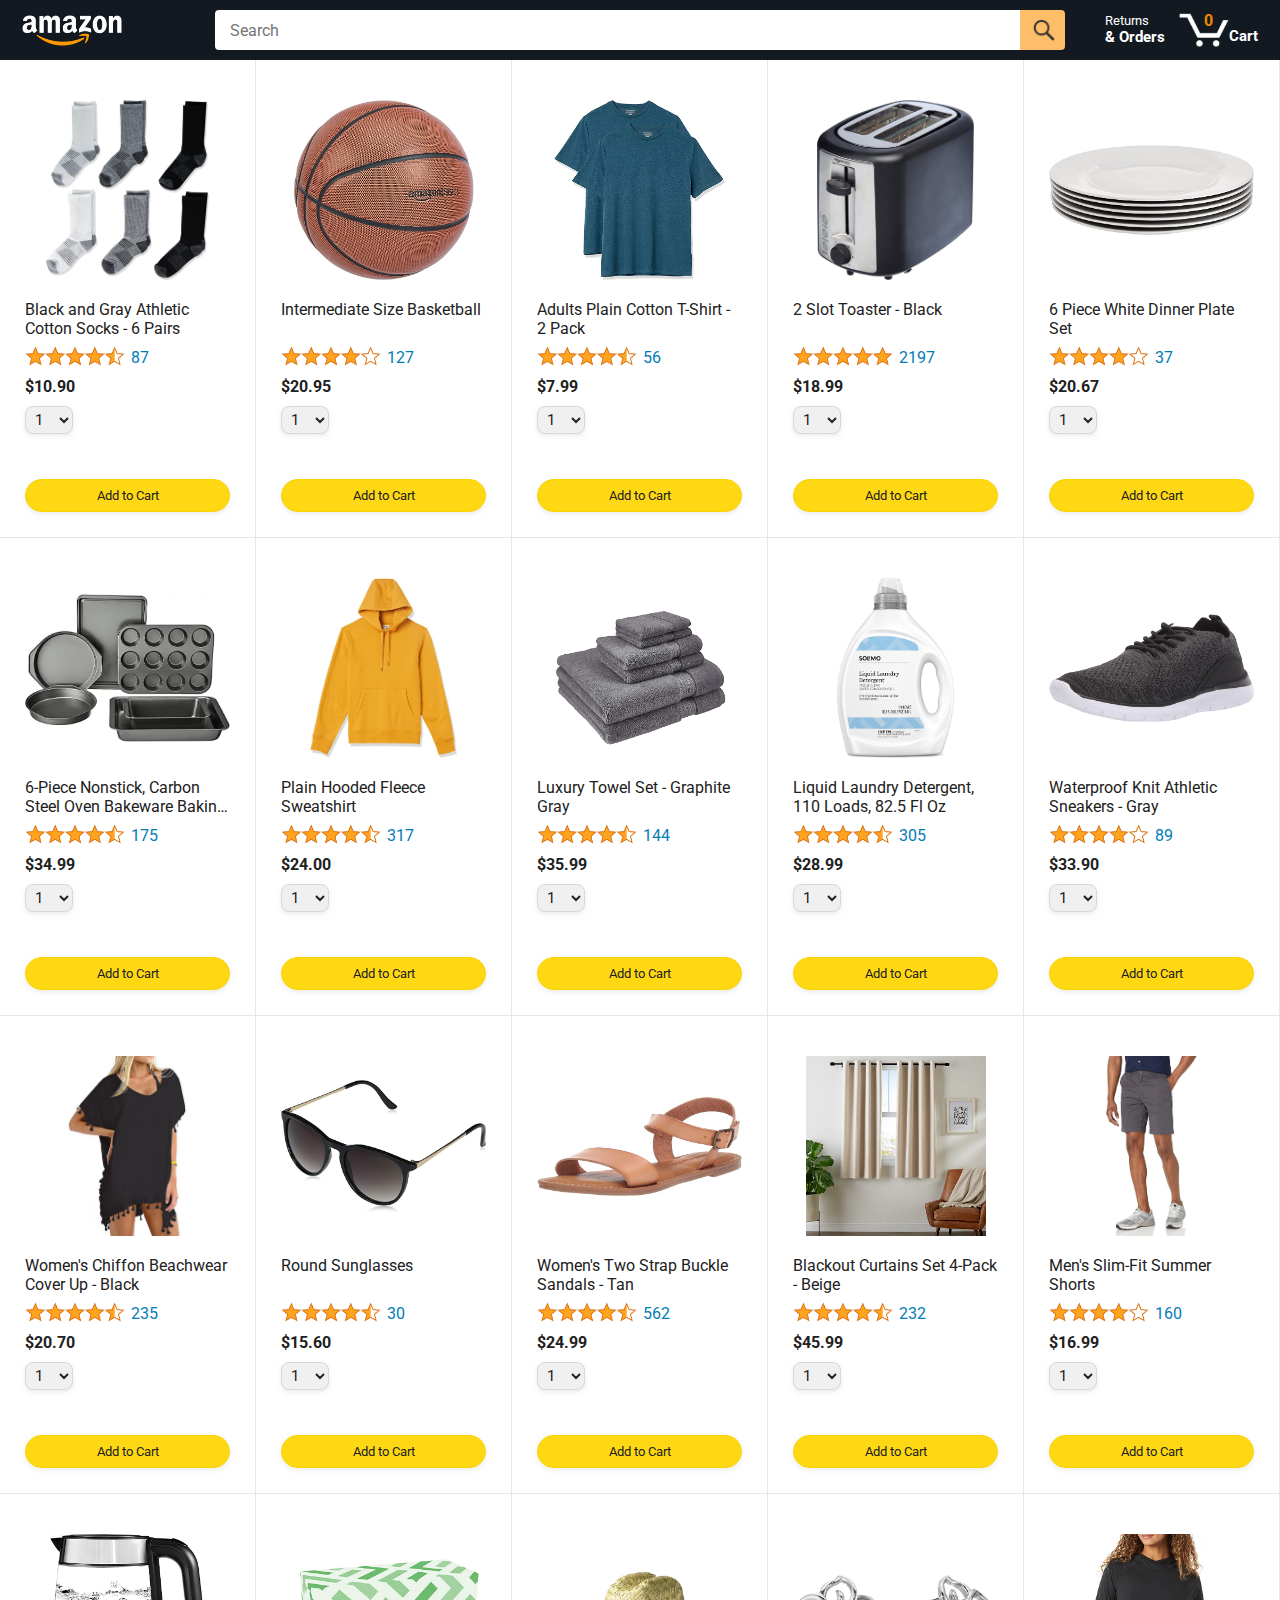
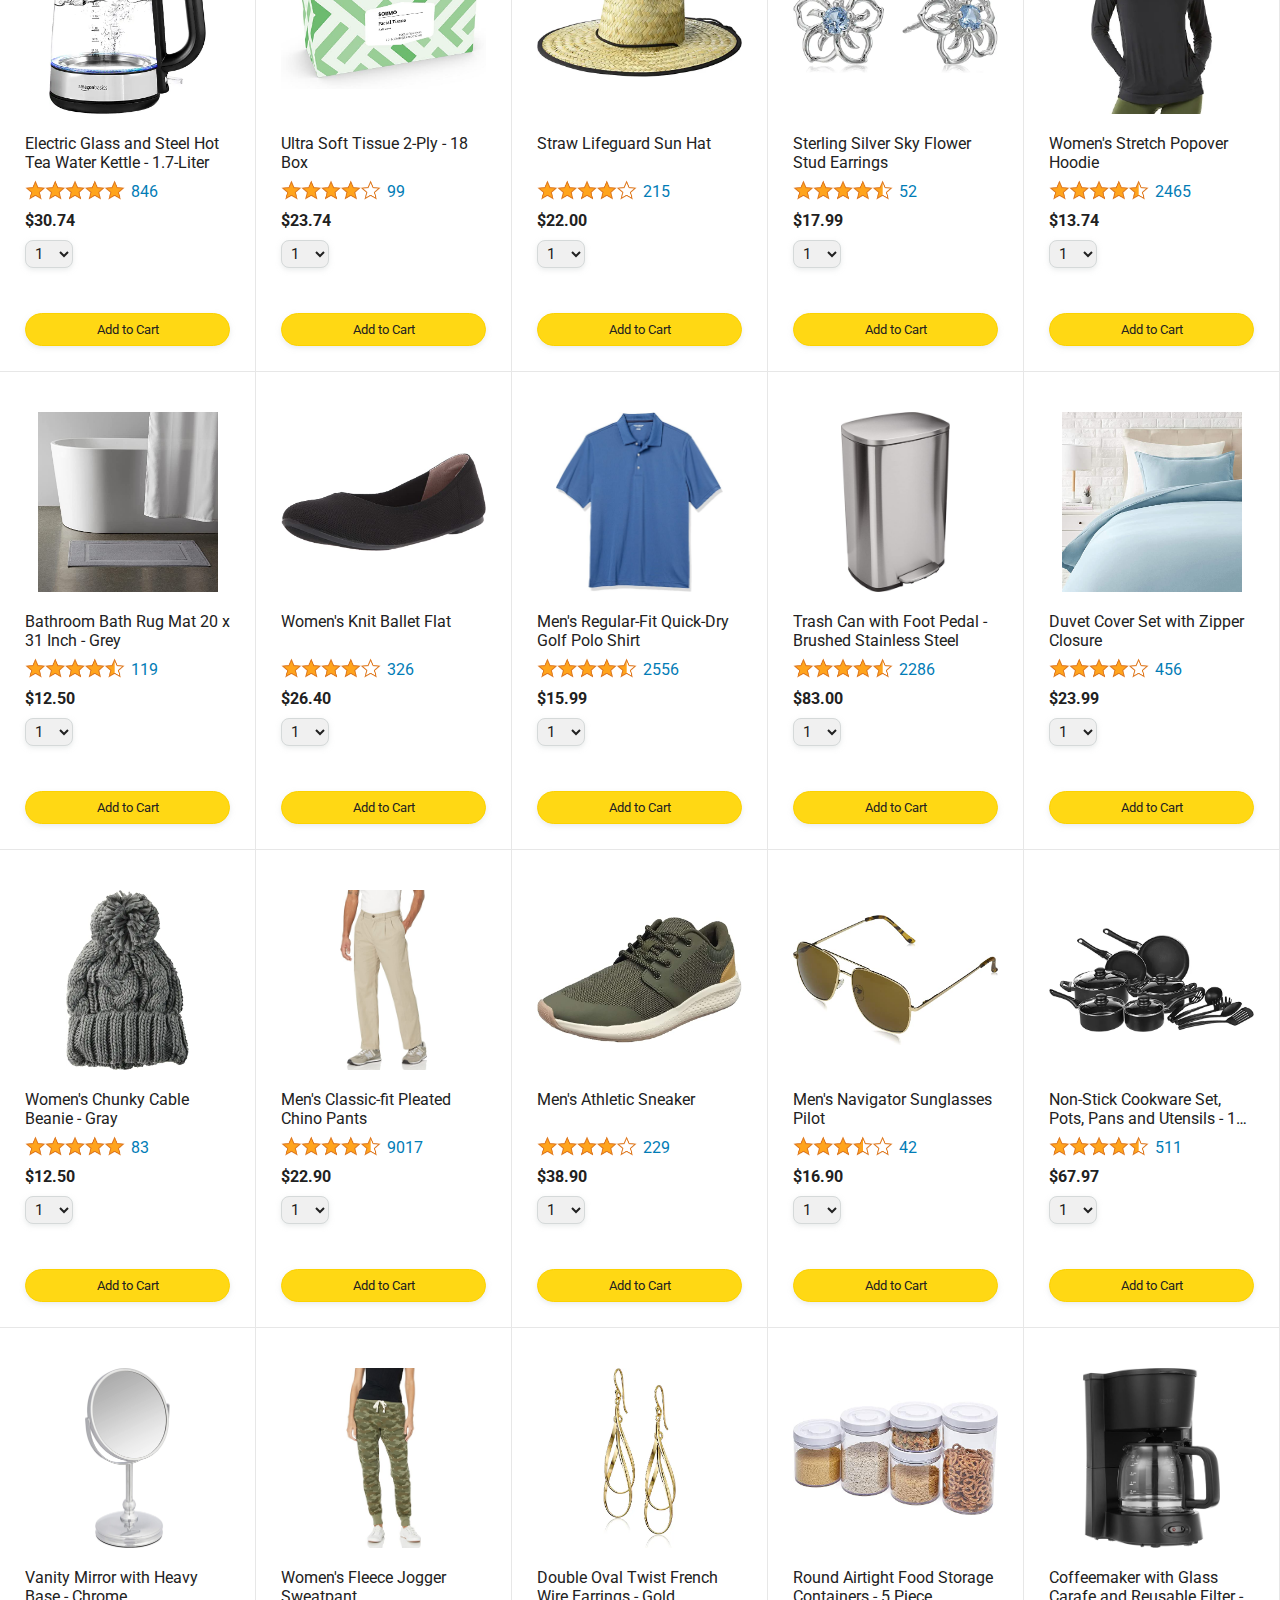
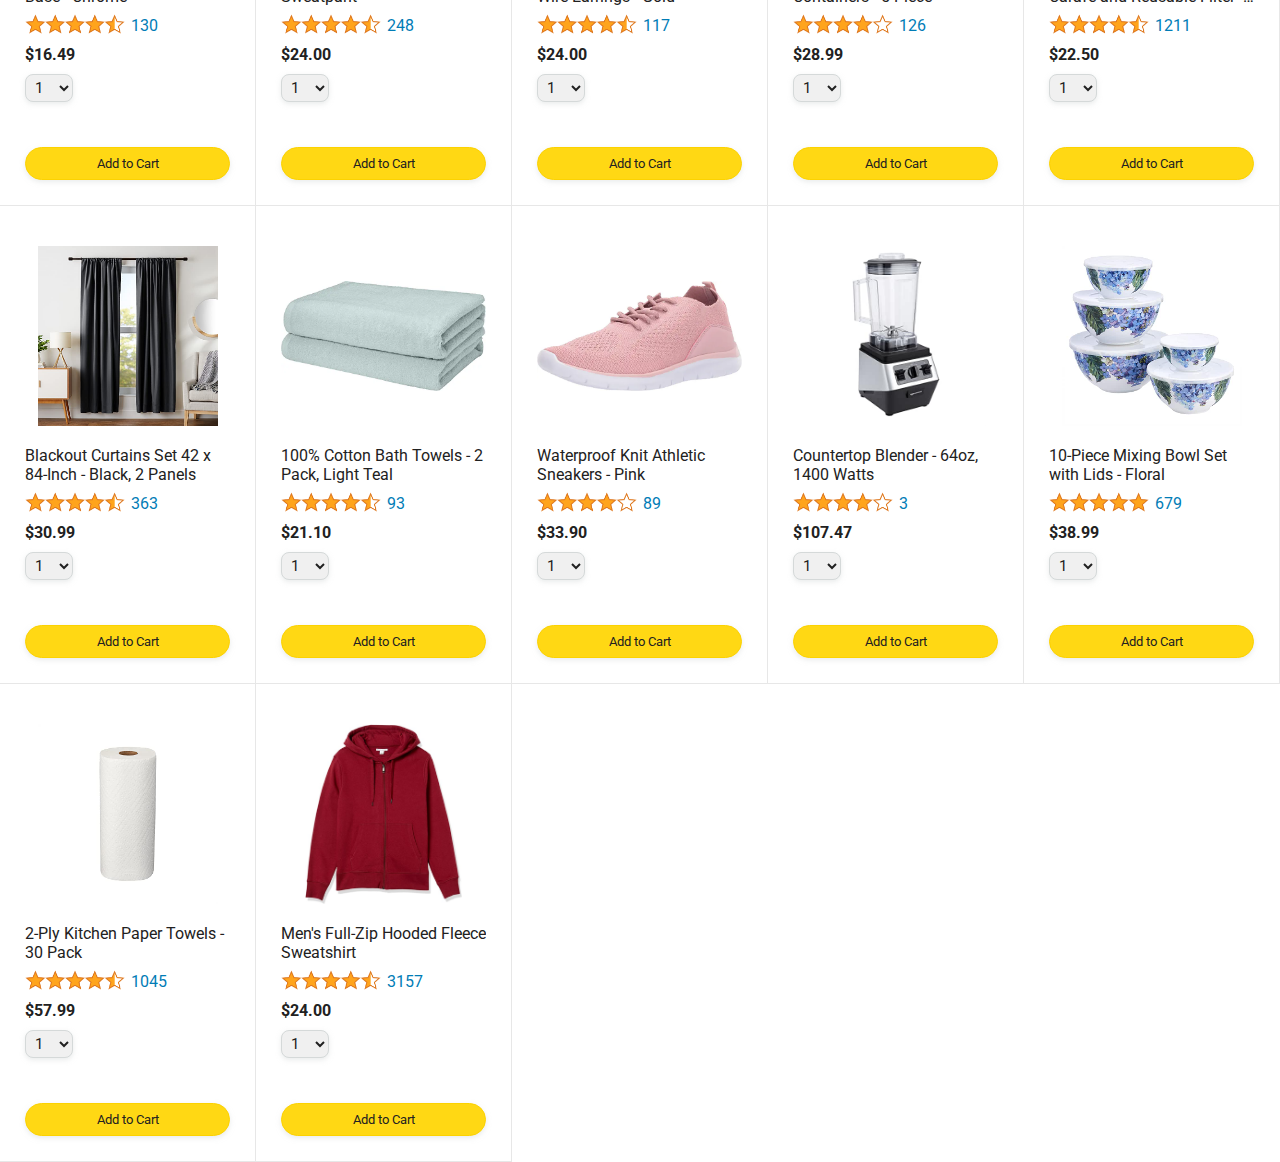
<file: index.html>
<!DOCTYPE html>
<html>
  <head>
    <title>Amazon Project</title>

    <!-- This code is needed for responsive design to work.
      (Responsive design = make the website look good on
      smaller screen sizes like a phone or a tablet). -->
    <meta name="viewport" content="width=device-width, initial-scale=1">

    <!-- Load a font called Roboto from Google Fonts. -->
    <link rel="preconnect" href="https://fonts.googleapis.com">
    <link rel="preconnect" href="https://fonts.gstatic.com" crossorigin>
    <link href="https://fonts.googleapis.com/css2?family=Roboto:wght@400;500;700&display=swap" rel="stylesheet">

    <!-- Here are the CSS files for this page. -->
    <link rel="stylesheet" href="styles/shared/general.css">
    <link rel="stylesheet" href="styles/shared/amazon-header.css">
    <link rel="stylesheet" href="styles/pages/amazon.css">
  </head>
  <body>
    <div class="amazon-header">
      <div class="amazon-header-left-section">
        <a href="amazon.html" class="header-link">
          <img class="amazon-logo"
            src="images/amazon-logo-white.png">
          <img class="amazon-mobile-logo"
            src="images/amazon-mobile-logo-white.png">
        </a>
      </div>

      <div class="amazon-header-middle-section">
        <input class="search-bar" type="text" placeholder="Search">

        <button class="search-button">
          <img class="search-icon" src="images/icons/search-icon.png">
        </button>
      </div>

      <div class="amazon-header-right-section">
        <a class="orders-link header-link" href="orders.html">
          <span class="returns-text">Returns</span>
          <span class="orders-text">& Orders</span>
        </a>

        <a class="cart-link header-link" href="checkout.html">
          <img class="cart-icon" src="images/icons/cart-icon.png">
          <div class="cart-quantity js-cart-quantity">0</div>
          <div class="cart-text">Cart</div>
        </a>
      </div>
    </div>
    
    <div class="main">
      <div class="products-grid">
      </div>
    </div>
    <script type="module" src="/scripts/amazon.js"></script>
  </body>
</html>
</file>
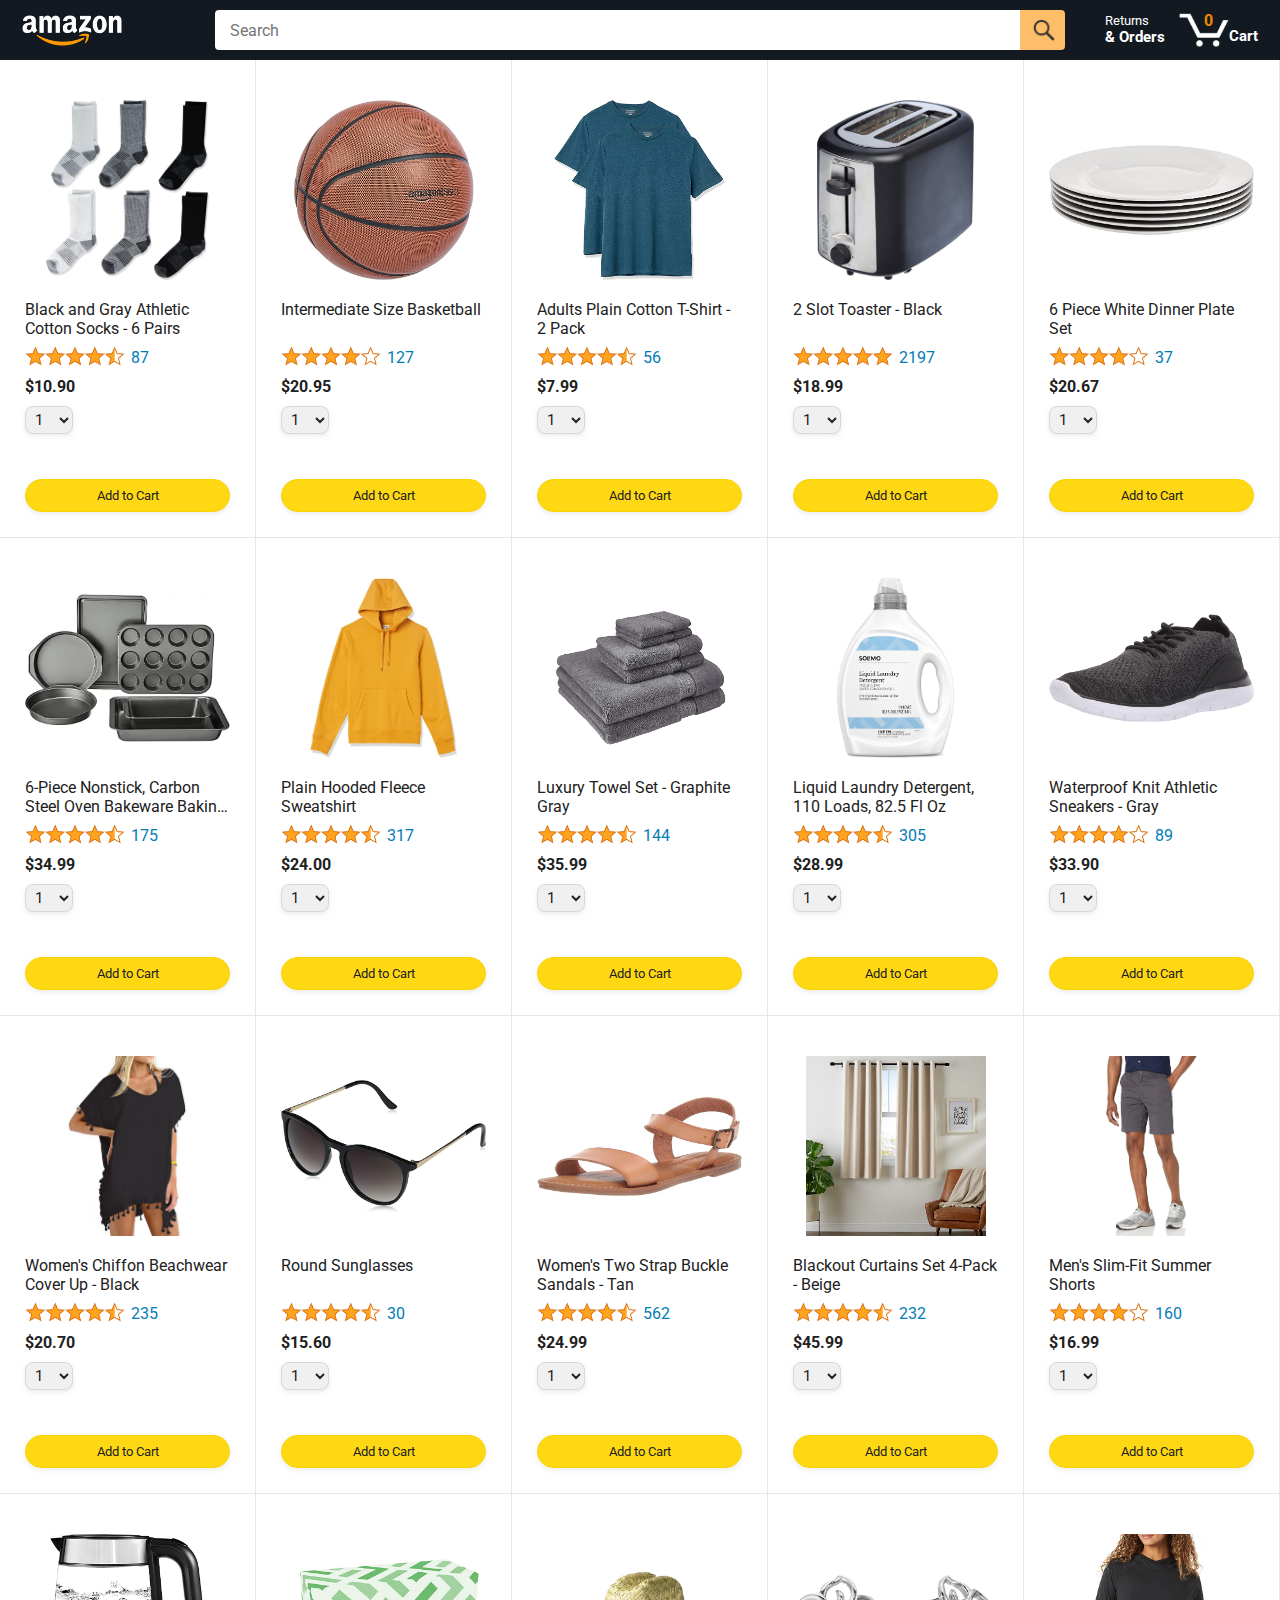
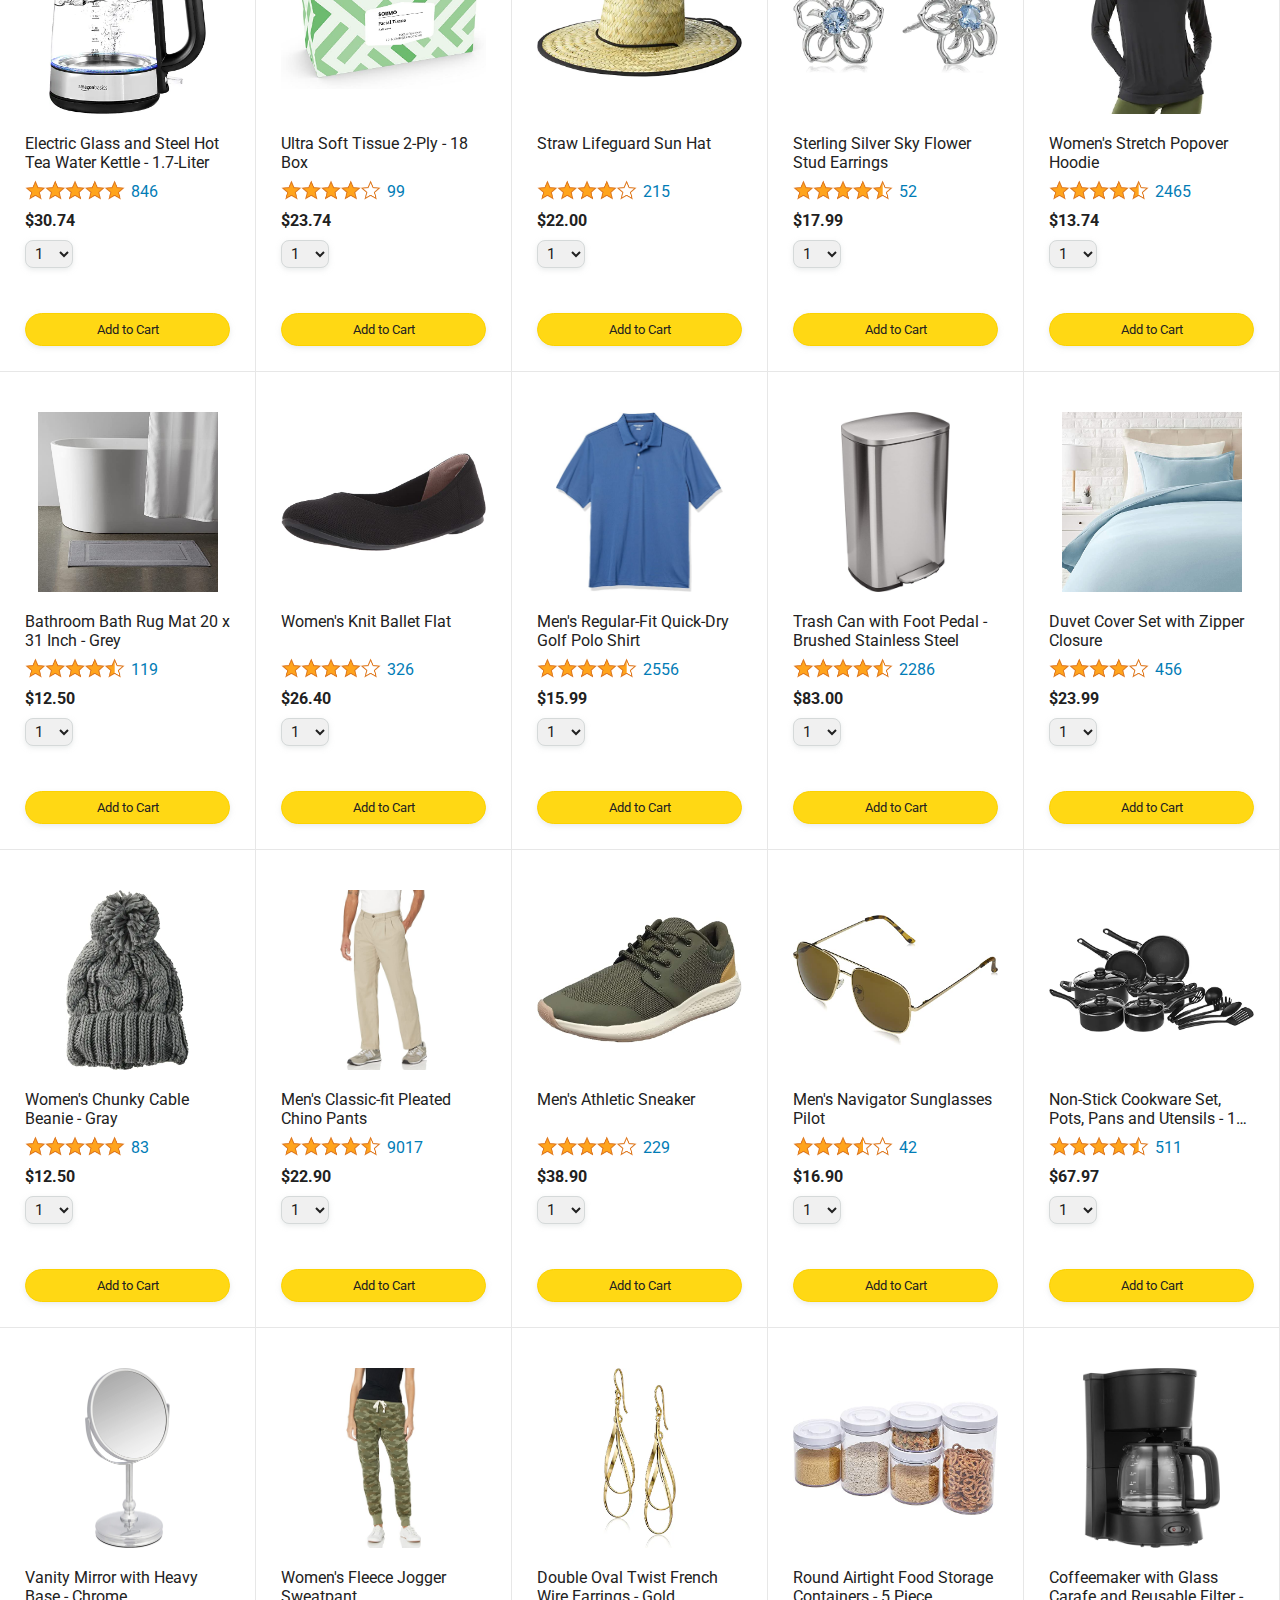
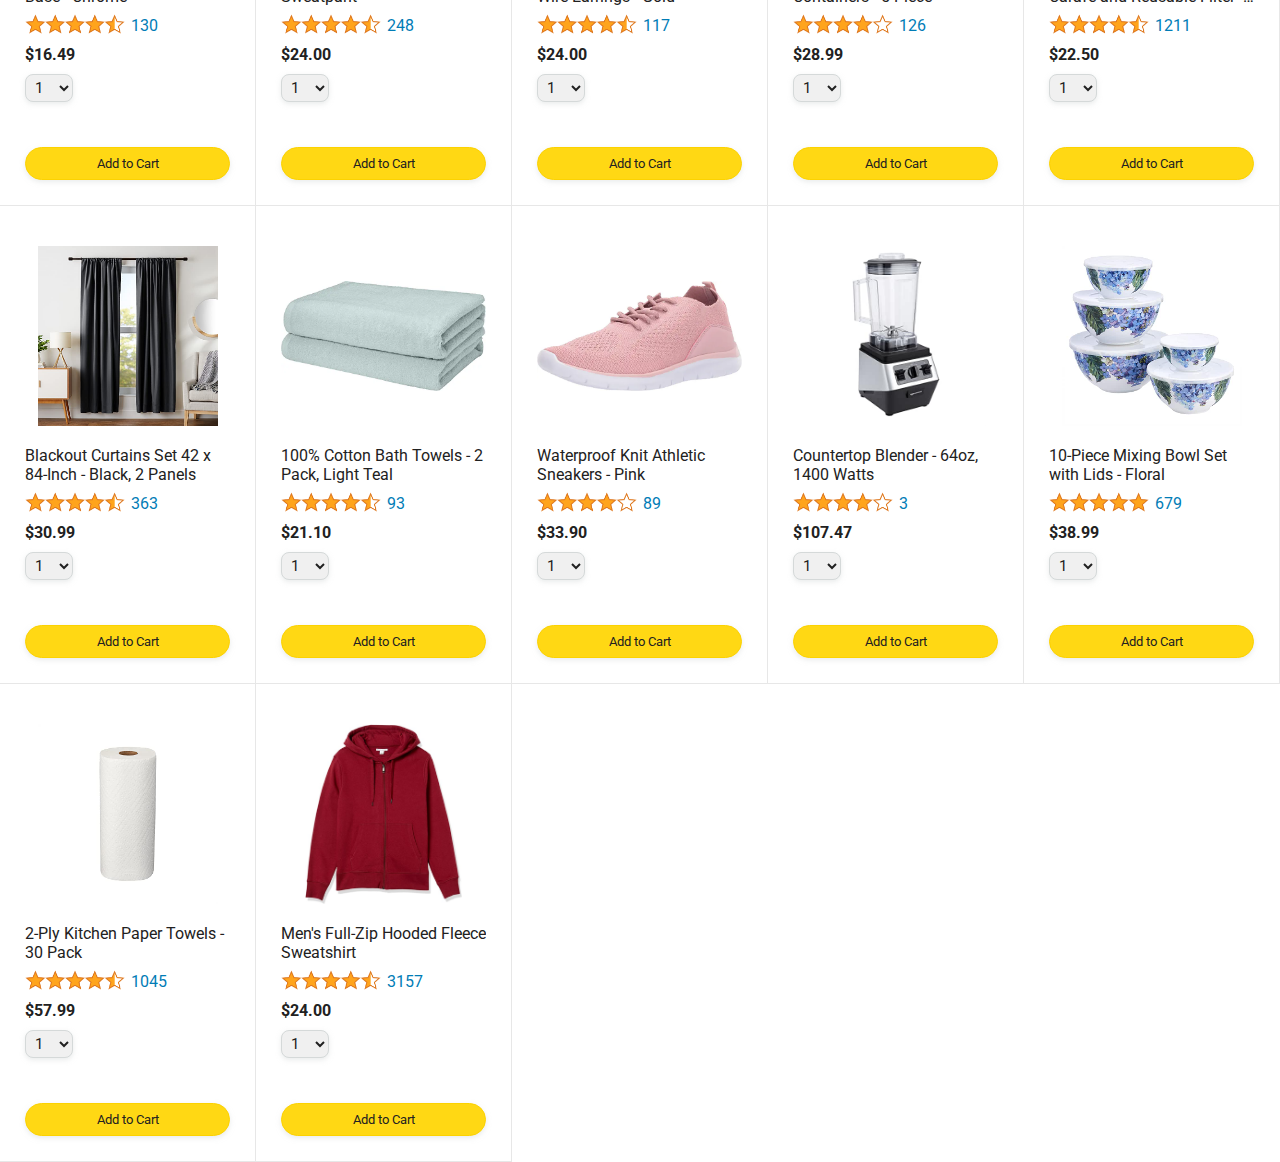
<file: amazon.html>
<!DOCTYPE html>
<html>
  <head>
    <title>Amazon Project</title>

    <!-- This code is needed for responsive design to work.
      (Responsive design = make the website look good on
      smaller screen sizes like a phone or a tablet). -->
    <meta name="viewport" content="width=device-width, initial-scale=1">

    <!-- Load a font called Roboto from Google Fonts. -->
    <link rel="preconnect" href="https://fonts.googleapis.com">
    <link rel="preconnect" href="https://fonts.gstatic.com" crossorigin>
    <link href="https://fonts.googleapis.com/css2?family=Roboto:wght@400;500;700&display=swap" rel="stylesheet">

    <!-- Here are the CSS files for this page. -->
    <link rel="stylesheet" href="styles/shared/general.css">
    <link rel="stylesheet" href="styles/shared/amazon-header.css">
    <link rel="stylesheet" href="styles/pages/amazon.css">
  </head>
  <body>
    <div class="amazon-header">
      <div class="amazon-header-left-section">
        <a href="amazon.html" class="header-link">
          <img class="amazon-logo"
            src="images/amazon-logo-white.png">
          <img class="amazon-mobile-logo"
            src="images/amazon-mobile-logo-white.png">
        </a>
      </div>

      <div class="amazon-header-middle-section">
        <input class="search-bar" type="text" placeholder="Search">

        <button class="search-button">
          <img class="search-icon" src="images/icons/search-icon.png">
        </button>
      </div>

      <div class="amazon-header-right-section">
        <a class="orders-link header-link" href="orders.html">
          <span class="returns-text">Returns</span>
          <span class="orders-text">& Orders</span>
        </a>

        <a class="cart-link header-link" href="checkout.html">
          <img class="cart-icon" src="images/icons/cart-icon.png">
          <div class="cart-quantity js-cart-quantity">0</div>
          <div class="cart-text">Cart</div>
        </a>
      </div>
    </div>
    
    <div class="main">
      <div class="products-grid">
      </div>
    </div>
    <script type="module" src="./scripts/amazon.js"></script>
  </body>
</html>
</file>
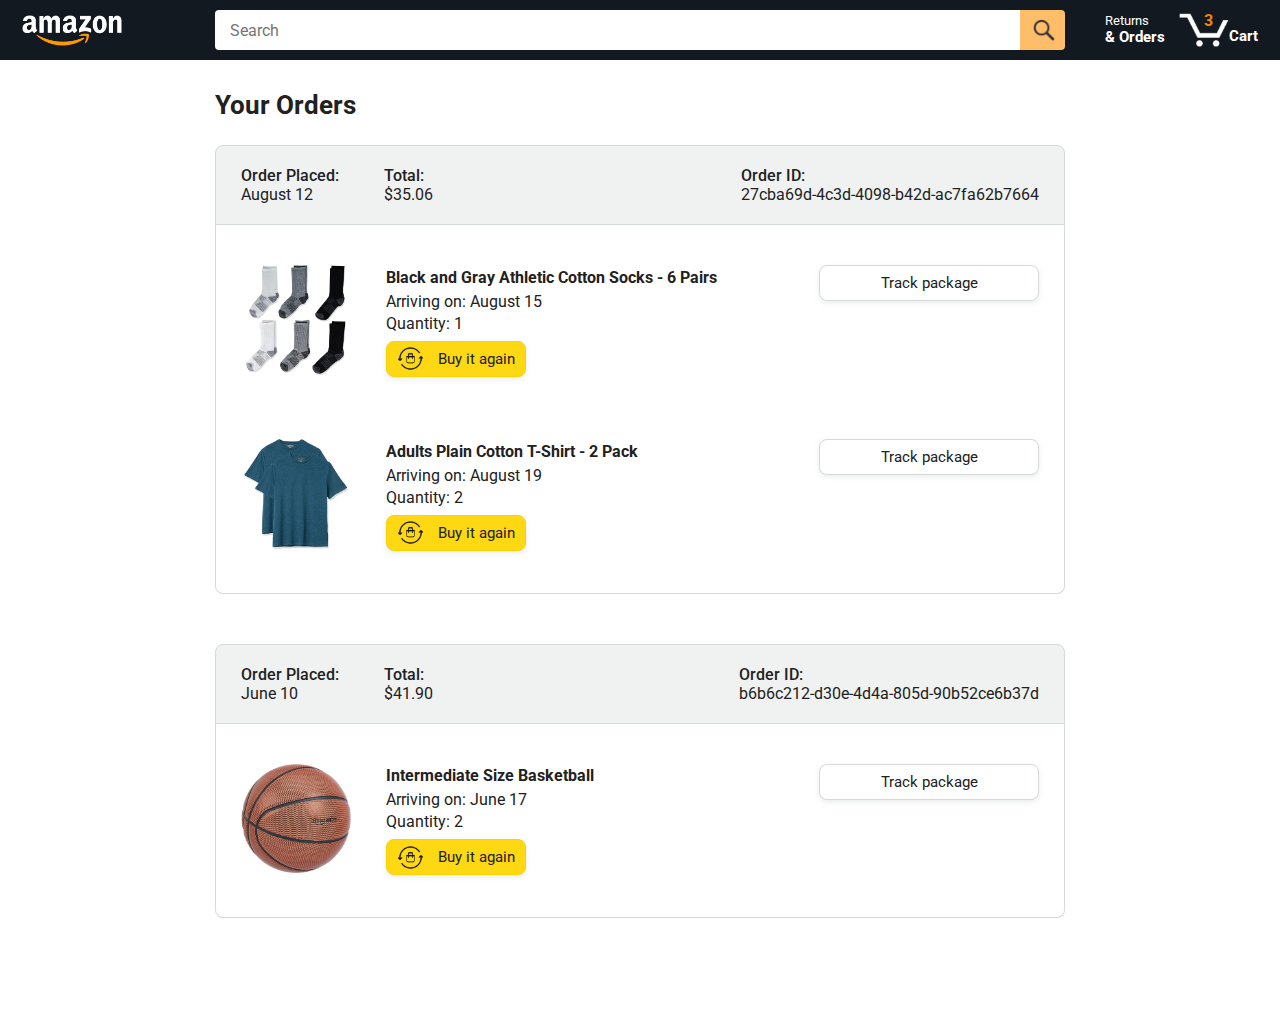
<file: orders.html>
<!DOCTYPE html>
<html>
  <head>
    <title>Orders</title>

    <!-- This code is needed for responsive design to work.
      (Responsive design = make the website look good on
      smaller screen sizes like a phone or a tablet). -->
    <meta name="viewport" content="width=device-width, initial-scale=1">

    <!-- Load a font called Roboto from Google Fonts. -->
    <link rel="preconnect" href="https://fonts.googleapis.com">
    <link rel="preconnect" href="https://fonts.gstatic.com" crossorigin>
    <link href="https://fonts.googleapis.com/css2?family=Roboto:wght@400;500;700&display=swap" rel="stylesheet">

    <!-- Here are the CSS files for this page. -->
    <link rel="stylesheet" href="styles/shared/general.css">
    <link rel="stylesheet" href="styles/shared/amazon-header.css">
    <link rel="stylesheet" href="styles/pages/orders.css">
  </head>
  <body>
    <div class="amazon-header">
      <div class="amazon-header-left-section">
        <a href="amazon.html" class="header-link">
          <img class="amazon-logo"
            src="images/amazon-logo-white.png">
          <img class="amazon-mobile-logo"
            src="images/amazon-mobile-logo-white.png">
        </a>
      </div>

      <div class="amazon-header-middle-section">
        <input class="search-bar" type="text" placeholder="Search">

        <button class="search-button">
          <img class="search-icon" src="images/icons/search-icon.png">
        </button>
      </div>

      <div class="amazon-header-right-section">
        <a class="orders-link header-link" href="orders.html">
          <span class="returns-text">Returns</span>
          <span class="orders-text">& Orders</span>
        </a>

        <a class="cart-link header-link" href="checkout.html">
          <img class="cart-icon" src="images/icons/cart-icon.png">
          <div class="cart-quantity">3</div>
          <div class="cart-text">Cart</div>
        </a>
      </div>
    </div>

    <div class="main">
      <div class="page-title">Your Orders</div>

      <div class="orders-grid">
        <div class="order-container">
          
          <div class="order-header">
            <div class="order-header-left-section">
              <div class="order-date">
                <div class="order-header-label">Order Placed:</div>
                <div>August 12</div>
              </div>
              <div class="order-total">
                <div class="order-header-label">Total:</div>
                <div>$35.06</div>
              </div>
            </div>

            <div class="order-header-right-section">
              <div class="order-header-label">Order ID:</div>
              <div>27cba69d-4c3d-4098-b42d-ac7fa62b7664</div>
            </div>
          </div>

          <div class="order-details-grid">
            <div class="product-image-container">
              <img src="images/products/athletic-cotton-socks-6-pairs.jpg">
            </div>

            <div class="product-details">
              <div class="product-name">
                Black and Gray Athletic Cotton Socks - 6 Pairs
              </div>
              <div class="product-delivery-date">
                Arriving on: August 15
              </div>
              <div class="product-quantity">
                Quantity: 1
              </div>
              <button class="buy-again-button button-primary">
                <img class="buy-again-icon" src="images/icons/buy-again.png">
                <span class="buy-again-message">Buy it again</span>
              </button>
            </div>

            <div class="product-actions">
              <a href="tracking.html">
                <button class="track-package-button button-secondary">
                  Track package
                </button>
              </a>
            </div>

            <div class="product-image-container">
              <img src="images/products/adults-plain-cotton-tshirt-2-pack-teal.jpg">
            </div>

            <div class="product-details">
              <div class="product-name">
                Adults Plain Cotton T-Shirt - 2 Pack
              </div>
              <div class="product-delivery-date">
                Arriving on: August 19
              </div>
              <div class="product-quantity">
                Quantity: 2
              </div>
              <button class="buy-again-button button-primary">
                <img class="buy-again-icon" src="images/icons/buy-again.png">
                <span class="buy-again-message">Buy it again</span>
              </button>
            </div>

            <div class="product-actions">
              <a href="tracking.html">
                <button class="track-package-button button-secondary">
                  Track package
                </button>
              </a>
            </div>
          </div>
        </div>

        <div class="order-container">

          <div class="order-header">
            <div class="order-header-left-section">
              <div class="order-date">
                <div class="order-header-label">Order Placed:</div>
                <div>June 10</div>
              </div>
              <div class="order-total">
                <div class="order-header-label">Total:</div>
                <div>$41.90</div>
              </div>
            </div>

            <div class="order-header-right-section">
              <div class="order-header-label">Order ID:</div>
              <div>b6b6c212-d30e-4d4a-805d-90b52ce6b37d</div>
            </div>
          </div>

          <div class="order-details-grid">
            <div class="product-image-container">
              <img src="images/products/intermediate-composite-basketball.jpg">
            </div>

            <div class="product-details">
              <div class="product-name">
                Intermediate Size Basketball
              </div>
              <div class="product-delivery-date">
                Arriving on: June 17
              </div>
              <div class="product-quantity">
                Quantity: 2
              </div>
              <button class="buy-again-button button-primary">
                <img class="buy-again-icon" src="images/icons/buy-again.png">
                <span class="buy-again-message">Buy it again</span>
              </button>
            </div>

            <div class="product-actions">
              <a href="tracking.html">
                <button class="track-package-button button-secondary">
                  Track package
                </button>
              </a>
            </div>
          </div>
        </div>
      </div>
    </div>
  </body>
</html>
</file>
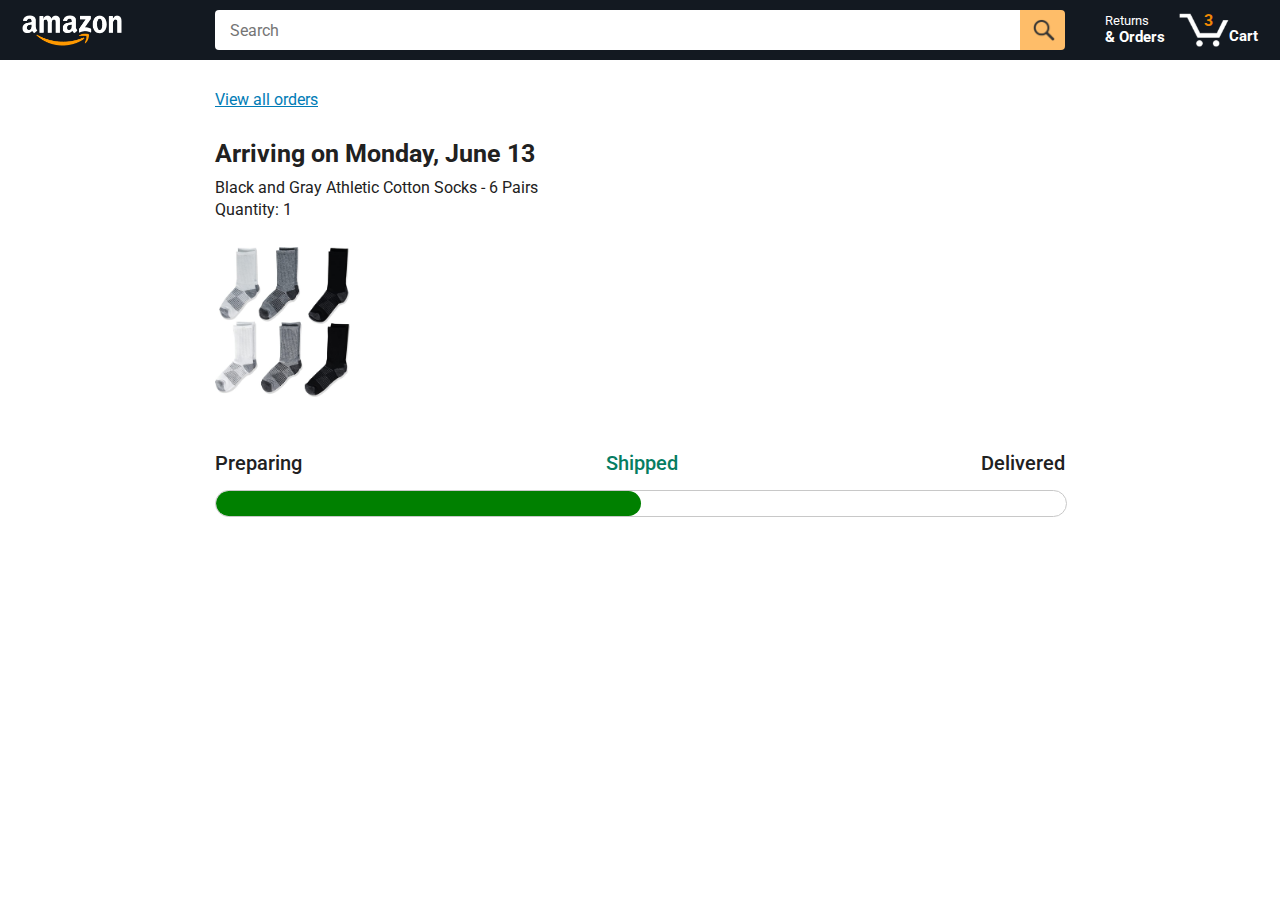
<file: tracking.html>
<!DOCTYPE html>
<html>
  <head>
    <title>Tracking</title>

    <!-- This code is needed for responsive design to work.
      (Responsive design = make the website look good on
      smaller screen sizes like a phone or a tablet). -->
    <meta name="viewport" content="width=device-width, initial-scale=1">

    <!-- Load a font called Roboto from Google Fonts. -->
    <link rel="preconnect" href="https://fonts.googleapis.com">
    <link rel="preconnect" href="https://fonts.gstatic.com" crossorigin>
    <link href="https://fonts.googleapis.com/css2?family=Roboto:wght@400;500;700&display=swap" rel="stylesheet">

    <!-- Here are the CSS files for this page. -->
    <link rel="stylesheet" href="styles/shared/general.css">
    <link rel="stylesheet" href="styles/shared/amazon-header.css">
    <link rel="stylesheet" href="styles/pages/tracking.css">
  </head>
  <body>
    <div class="amazon-header">
      <div class="amazon-header-left-section">
        <a href="amazon.html" class="header-link">
          <img class="amazon-logo"
            src="images/amazon-logo-white.png">
          <img class="amazon-mobile-logo"
            src="images/amazon-mobile-logo-white.png">
        </a>
      </div>

      <div class="amazon-header-middle-section">
        <input class="search-bar" type="text" placeholder="Search">

        <button class="search-button">
          <img class="search-icon" src="images/icons/search-icon.png">
        </button>
      </div>

      <div class="amazon-header-right-section">
        <a class="orders-link header-link" href="orders.html">
          <span class="returns-text">Returns</span>
          <span class="orders-text">& Orders</span>
        </a>

        <a class="cart-link header-link" href="checkout.html">
          <img class="cart-icon" src="images/icons/cart-icon.png">
          <div class="cart-quantity">3</div>
          <div class="cart-text">Cart</div>
        </a>
      </div>
    </div>

    <div class="main">
      <div class="order-tracking">
        <a class="back-to-orders-link link-primary" href="orders.html">
          View all orders
        </a>

        <div class="delivery-date">
          Arriving on Monday, June 13
        </div>

        <div class="product-info">
          Black and Gray Athletic Cotton Socks - 6 Pairs
        </div>

        <div class="product-info">
          Quantity: 1
        </div>

        <img class="product-image" src="images/products/athletic-cotton-socks-6-pairs.jpg">

        <div class="progress-labels-container">
          <div class="progress-label">
            Preparing
          </div>
          <div class="progress-label current-status">
            Shipped
          </div>
          <div class="progress-label">
            Delivered
          </div>
        </div>

        <div class="progress-bar-container">
          <div class="progress-bar"></div>
        </div>
      </div>
    </div>
  </body>
</html>
</file>
<file: styles/shared/general.css>
body {
  font-family: Roboto, Arial;
  color: rgb(33, 33, 33);
  /* The <body> element has a default margin of 8px
     on all sides. This removes the default margins. */
  margin: 0;
}

/* <p> elements have a default margin on the top
   and bottom. This removes the default margins. */
p {
  margin: 0;
}

button {
  cursor: pointer;
}

select {
  cursor: pointer;
}

input, select, button {
  font-family: Roboto, Arial;
}

.button-primary {
  color: rgb(33, 33, 33);
  background-color: rgb(255, 216, 20);
  border: 1px solid rgb(252, 210, 0);
  border-radius: 8px;
  cursor: pointer;
  box-shadow: 0 2px 5px rgba(213, 217, 217, 0.5);
}

.button-primary:hover {
  background-color: rgb(247, 202, 0);
  border: 1px solid rgb(242, 194, 0);
}

.button-primary:active {
  background: rgb(255, 216, 20);
  border-color: rgb(252, 210, 0);
  box-shadow: none;
}

.button-secondary {
  color: rgb(33, 33, 33);
  background: white;
  border: 1px solid rgb(213, 217, 217);
  border-radius: 8px;
  cursor: pointer;
  box-shadow: 0 2px 5px rgba(213, 217, 217, 0.5);
}

.button-secondary:hover {
  background-color: rgb(247, 250, 250);
}

.button-secondary:active {
  background-color: rgb(237, 253, 255);
  box-shadow: none;
}

/* These styles will limit text to 2 lines. Anything
   beyond 2 lines will be replaced with "..."
   You can find this code by using an A.I. tool or by
   searching in Google.
   https://css-tricks.com/almanac/properties/l/line-clamp/ */
.limit-text-to-2-lines {
  display: -webkit-box;
  -webkit-line-clamp: 2;
  -webkit-box-orient: vertical;
  overflow: hidden;
}

.link-primary {
  color: rgb(1, 124, 182);
  cursor: pointer;
}

.link-primary:hover {
  color: rgb(196, 80, 0);
}

/* Styles for dropdown selectors. */
select {
  color: rgb(33, 33, 33);
  background-color: rgb(240, 240, 240);
  border: 1px solid rgb(213, 217, 217);
  border-radius: 8px;
  padding: 3px 5px;
  font-size: 15px;
  cursor: pointer;
  box-shadow: 0 2px 5px rgba(213, 217, 217, 0.5);
}

select:focus,
input:focus {
  outline: 2px solid rgb(255, 153, 0);
}
</file>
<file: styles/shared/amazon-header.css>
.amazon-header {
  background-color: rgb(19, 25, 33);
  color: white;
  padding-left: 15px;
  padding-right: 15px;

  display: flex;
  align-items: center;
  justify-content: space-between;

  position: fixed;
  top: 0;
  left: 0;
  right: 0;
  height: 60px;
}

.amazon-header-left-section {
  width: 180px;
}

@media (max-width: 800px) {
  .amazon-header-left-section {
    width: unset;
  }
}

.header-link {
  display: inline-block;
  padding: 6px;
  border-radius: 2px;
  cursor: pointer;
  text-decoration: none;
  border: 1px solid rgba(0, 0, 0, 0);
}

.header-link:hover {
  border: 1px solid white;
}

.amazon-logo {
  width: 100px;
  margin-top: 5px;
}

.amazon-mobile-logo {
  display: none;
}

@media (max-width: 575px) {
  .amazon-logo {
    display: none;
  }

  .amazon-mobile-logo {
    display: block;
    height: 35px;
    margin-top: 5px;
  }
}

.amazon-header-middle-section {
  flex: 1;
  max-width: 850px;
  margin-left: 10px;
  margin-right: 10px;
  display: flex;
}

.search-bar {
  flex: 1;
  width: 0;
  font-size: 16px;
  height: 38px;
  padding-left: 15px;
  border: none;
  border-top-left-radius: 4px;
  border-bottom-left-radius: 4px;
  border-top-right-radius: 0;
  border-bottom-right-radius: 0;
}

.search-button {
  background-color: rgb(254, 189, 105);
  border: none;
  width: 45px;
  height: 40px;
  border-top-right-radius: 4px;
  border-bottom-right-radius: 4px;
  flex-shrink: 0;
}

.search-icon {
  height: 22px;
  margin-left: 2px;
  margin-top: 3px;
}

.amazon-header-right-section {
  width: 180px;
  flex-shrink: 0;
  display: flex;
  justify-content: end;
}

.orders-link {
  color: white;
}

.returns-text {
  display: block;
  font-size: 13px;
}

.orders-text {
  display: block;
  font-size: 15px;
  font-weight: 700;
}

.cart-link {
  color: white;
  display: flex;
  align-items: center;
  position: relative;
}

.cart-icon {
  width: 50px;
}

.cart-text {
  margin-top: 12px;
  font-size: 15px;
  font-weight: 700;
}

.cart-quantity {
  color: rgb(240, 136, 4);
  font-size: 16px;
  font-weight: 700;

  position: absolute;
  top: 4px;
  left: 22px;
  
  width: 26px;
  text-align: center;
}
</file>
<file: styles/pages/amazon.css>
.main {
  margin-top: 60px;
}

.products-grid {
  display: grid;

  /* - In CSS Grid, 1fr means a column will take up the
       remaining space in the grid.
     - If we write 1fr 1fr ... 1fr; 8 times, this will
       divide the grid into 8 columns, each taking up an
       equal amount of the space.
     - repeat(8, 1fr); is a shortcut for repeating "1fr"
       8 times (instead of typing out "1fr" 8 times).
       repeat(...) is a special property that works with
       display: grid; */
  grid-template-columns: repeat(8, 1fr);
}

/* @media is used to create responsive design (making the
   website look good on any screen size). This @media
   means when the screen width is 2000px or less, we
   will divide the grid into 7 columns instead of 8. */
@media (max-width: 2000px) {
  .products-grid {
    grid-template-columns: repeat(7, 1fr);
  }
}

/* This @media means when the screen width is 1600px or
   less, we will divide the grid into 6 columns. */
@media (max-width: 1600px) {
  .products-grid {
    grid-template-columns: repeat(6, 1fr);
  }
}

@media (max-width: 1300px) {
  .products-grid {
    grid-template-columns: repeat(5, 1fr);
  }
}

@media (max-width: 1000px) {
  .products-grid {
    grid-template-columns: repeat(4, 1fr);
  }
}

@media (max-width: 800px) {
  .products-grid {
    grid-template-columns: repeat(3, 1fr);
  }
}

@media (max-width: 575px) {
  .products-grid {
    grid-template-columns: repeat(2, 1fr);
  }
}

@media (max-width: 450px) {
  .products-grid {
    grid-template-columns: 1fr;
  }
}

.product-container {
  padding-top: 40px;
  padding-bottom: 25px;
  padding-left: 25px;
  padding-right: 25px;

  border-right: 1px solid rgb(231, 231, 231);
  border-bottom: 1px solid rgb(231, 231, 231);

  display: flex;
  flex-direction: column;
}

.product-image-container {
  display: flex;
  justify-content: center;
  align-items: center;

  height: 180px;
  margin-bottom: 20px;
}

.product-image {
  /* Images will overflow their container by default. To
    prevent this, we set max-width and max-height to 100%
    so they stay inside their container. */
  max-width: 100%;
  max-height: 100%;
}

.product-name {
  height: 40px;
  margin-bottom: 5px;
}

.product-rating-container {
  display: flex;
  align-items: center;
  margin-bottom: 10px;
}

.product-rating-stars {
  width: 100px;
  margin-right: 6px;
}

.product-rating-count {
  color: rgb(1, 124, 182);
  cursor: pointer;
  margin-top: 3px;
}

.product-price {
  font-weight: 700;
  margin-bottom: 10px;
}

.product-quantity-container {
  margin-bottom: 17px;
}

.product-spacer {
  flex: 1;
}

.added-to-cart {
  color: rgb(6, 125, 98);
  font-size: 16px;

  display: flex;
  align-items: center;
  margin-bottom: 8px;

  /* At first, the "Added to cart" message will
     be invisible. Use JavaScript to change the
     opacity and make it visible. */
  opacity: 0;
}

.added-to-cart img {
  height: 20px;
  margin-right: 5px;
}

.add-to-cart-button {
  width: 100%;
  padding: 8px;
  border-radius: 50px;
}

.js-added-to-cart {
  transition: opacity 0.7s ease-in-out;
}

.added {
  opacity: 1;
}
</file>
<file: styles/pages/orders.css>
.main {
  max-width: 850px;
  margin-top: 90px;
  margin-bottom: 100px;
  padding-left: 20px;
  padding-right: 20px;

  /* margin-left: auto;
     margin-right auto;
     Is a trick for centering an element horizontally
     without needing a container. */
  margin-left: auto;
  margin-right: auto;
}

.page-title {
  font-weight: 700;
  font-size: 26px;
  margin-bottom: 25px;
}

.orders-grid {
  display: grid;
  grid-template-columns: 1fr;
  row-gap: 50px;
}

.order-header {
  background-color: rgb(240, 242, 242);
  border: 1px solid rgb(213, 217, 217);

  display: flex;
  align-items: center;
  justify-content: space-between;

  padding: 20px 25px;
  border-top-left-radius: 8px;
  border-top-right-radius: 8px;
}

.order-header-left-section {
  display: flex;
  flex-shrink: 0;
}

.order-header-label {
  font-weight: 500;
}

.order-date,
.order-total {
  margin-right: 45px;
}

.order-header-right-section {
  flex-shrink: 1;
}

@media (max-width: 575px) {
  .order-header {
    flex-direction: column;
    align-items: start;
    line-height: 23px;
    padding: 15px;
  }

  .order-header-left-section {
    flex-direction: column;
  }

  .order-header-label {
    margin-right: 5px;
  }

  .order-date,
  .order-total {
    display: grid;
    grid-template-columns: auto 1fr;
    margin-right: 0;
  }

  .order-header-right-section {
    display: grid;
    grid-template-columns: auto 1fr;
  }
}

.order-details-grid {
  padding: 40px 25px;
  border: 1px solid rgb(213, 217, 217);
  border-top: none;
  border-bottom-left-radius: 8px;
  border-bottom-right-radius: 8px;

  display: grid;
  grid-template-columns: 110px 1fr 220px;
  column-gap: 35px;
  row-gap: 60px;
  align-items: center;
}

@media (max-width: 800px) {
  .order-details-grid {
    grid-template-columns: 110px 1fr;
    row-gap: 0;
    padding-bottom: 8px;
  }
}

@media (max-width: 450px) {
  .order-details-grid {
    grid-template-columns: 1fr;
  }
}

.product-image-container {
  text-align: center;
}

.product-image-container img {
  max-width: 110px;
  max-height: 110px;
}

.product-name {
  font-weight: 700;
  margin-bottom: 5px;
}

.product-delivery-date {
  margin-bottom: 3px;
}

.product-quantity {
  margin-bottom: 8px;
}

.buy-again-button {
  font-size: 15px;
  width: 140px;
  height: 36px;
  border-radius: 8px;

  display: flex;
  align-items: center;
  justify-content: center;
}

.buy-again-icon {
  width: 25px;
  margin-right: 15px;
}

.product-actions {
  align-self: start;
}

.track-package-button {
  width: 100%;
  font-size: 15px;
  padding: 8px;
}

@media (max-width: 800px) {
  .buy-again-button {
    margin-bottom: 10px;
  }

  .product-actions {
    /* grid-column: 2 means this element will be placed
       in column 2 in the grid. (Normally, the column that
       an element is placed in is determined by the order
       of the elements in the HTML. grid-column overrides
       this default ordering). */
    grid-column: 2;
    margin-bottom: 30px;
  }

  .track-package-button {
    width: 140px;
  }
}

@media (max-width: 450px) {
  .product-image-container {
    text-align: center;
    margin-bottom: 25px;
  }

  .product-image-container img {
    max-width: 150px;
    max-height: 150px;
  }

  .product-name {
    margin-bottom: 10px;
  }

  .product-quantity {
    margin-bottom: 15px;
  }

  .buy-again-button {
    width: 100%;
    margin-bottom: 15px;
  }

  .product-actions {
    /* grid-column: auto; undos grid-column: 2; from above.
       This element will now be placed in its normal column
       in the grid. */
    grid-column: auto;
    margin-bottom: 70px;
  }

  .track-package-button {
    width: 100%;
    padding: 12px;
  }
}
</file>
<file: styles/pages/tracking.css>
.main {
  max-width: 850px;
  margin-top: 90px;
  margin-bottom: 100px;
  padding-left: 30px;
  padding-right: 30px;

  /* margin-left: auto;
     margin-right auto;
     Is a trick for centering an element horizontally
     without needing a container. */
  margin-left: auto;
  margin-right: auto;
}

.back-to-orders-link {
  display: inline-block;
  margin-bottom: 30px;
}

.delivery-date {
  font-size: 25px;
  font-weight: 700;
  margin-bottom: 10px;
}

.product-info {
  margin-bottom: 3px;
}

.product-image {
  max-width: 150px;
  max-height: 150px;
  margin-top: 25px;
  margin-bottom: 50px;
}

.progress-labels-container {
  display: flex;
  justify-content: space-between;
  font-size: 20px;
  font-weight: 500;
  margin-bottom: 15px;
}

.current-status {
  color: rgb(6, 125, 98);
}

@media (max-width: 575px) {
  .progress-labels-container {
    font-size: 16px;
  }
}

@media (max-width: 450px) {
  .progress-labels-container {
    flex-direction: column;
    margin-bottom: 5px;
  }

  .progress-label {
    margin-bottom: 3px;
  }
}

.progress-bar-container {
  height: 25px;
  width: 100%;

  border: 1px solid rgb(200, 200, 200);
  border-radius: 50px;
  overflow: hidden;
}

.progress-bar {
  height: 100%;
  background-color: green;
  border-radius: 50px;
  width: 50%;
}
</file>
